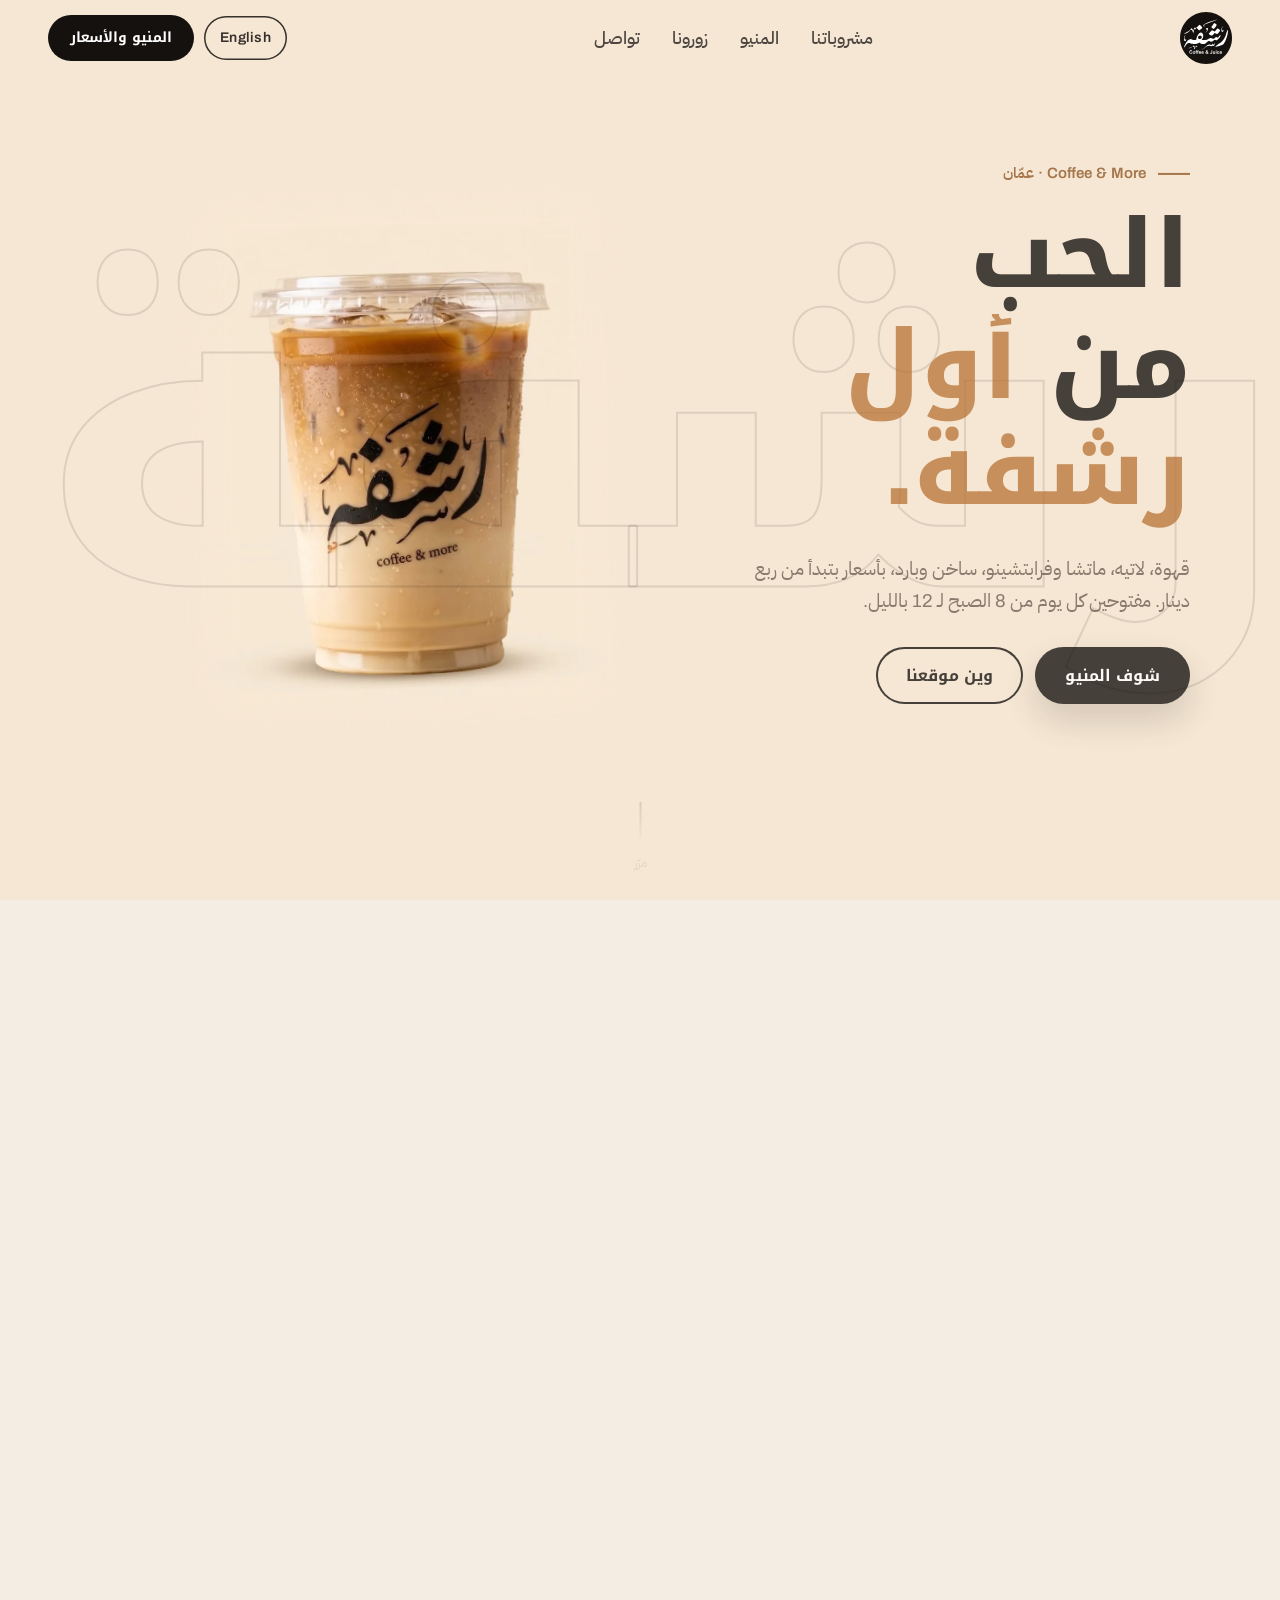
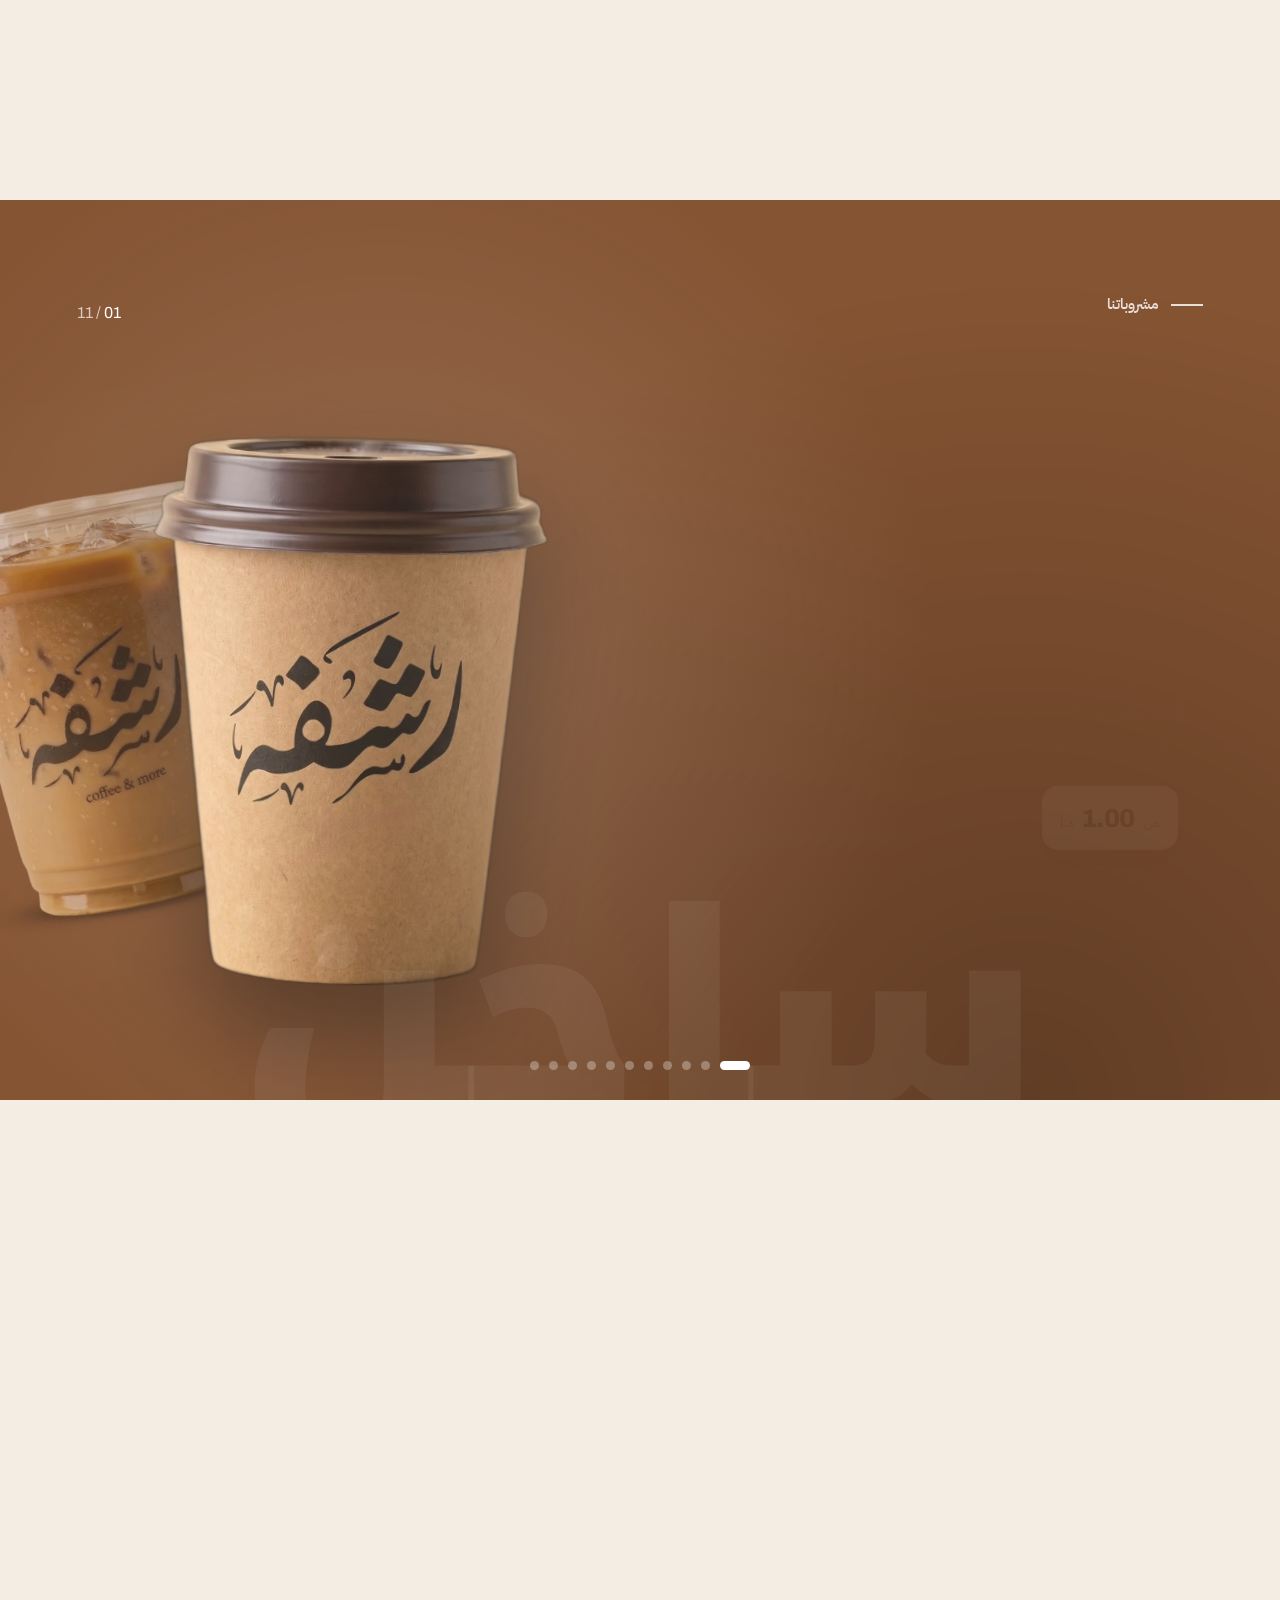
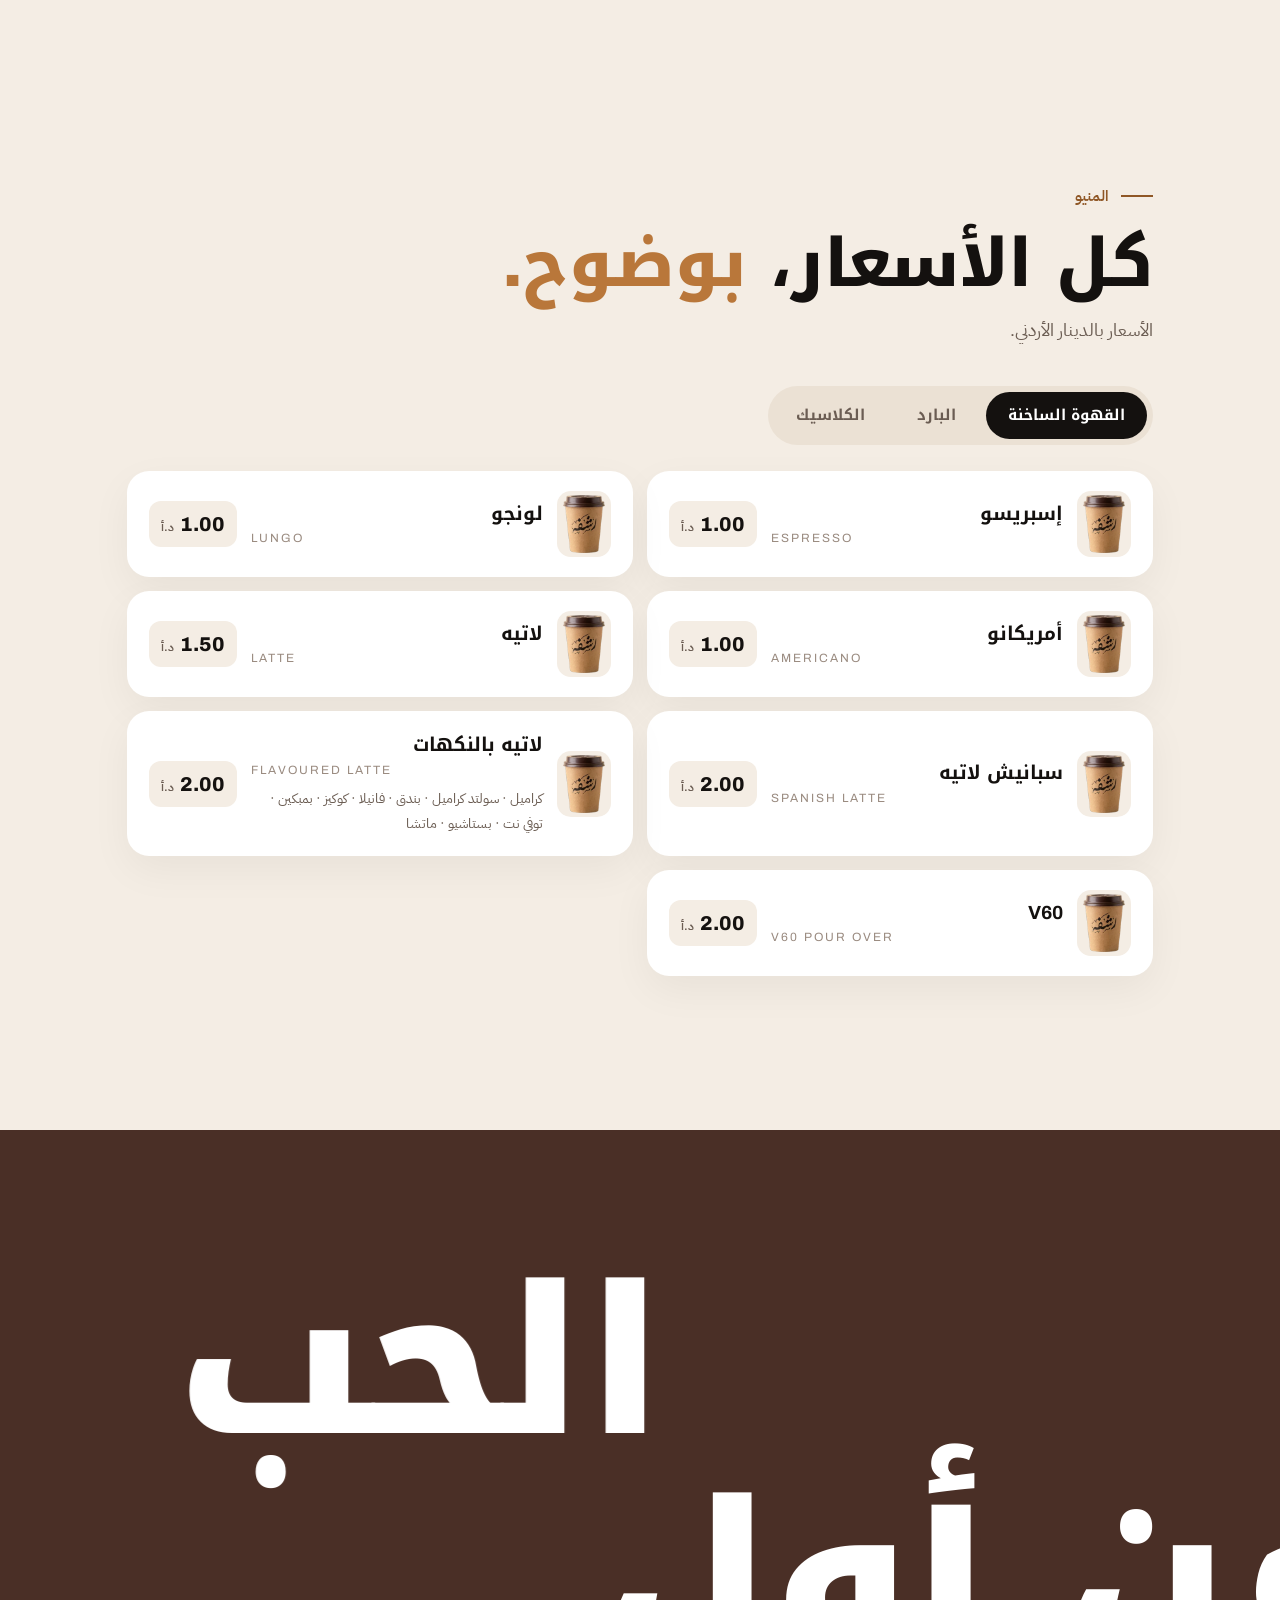
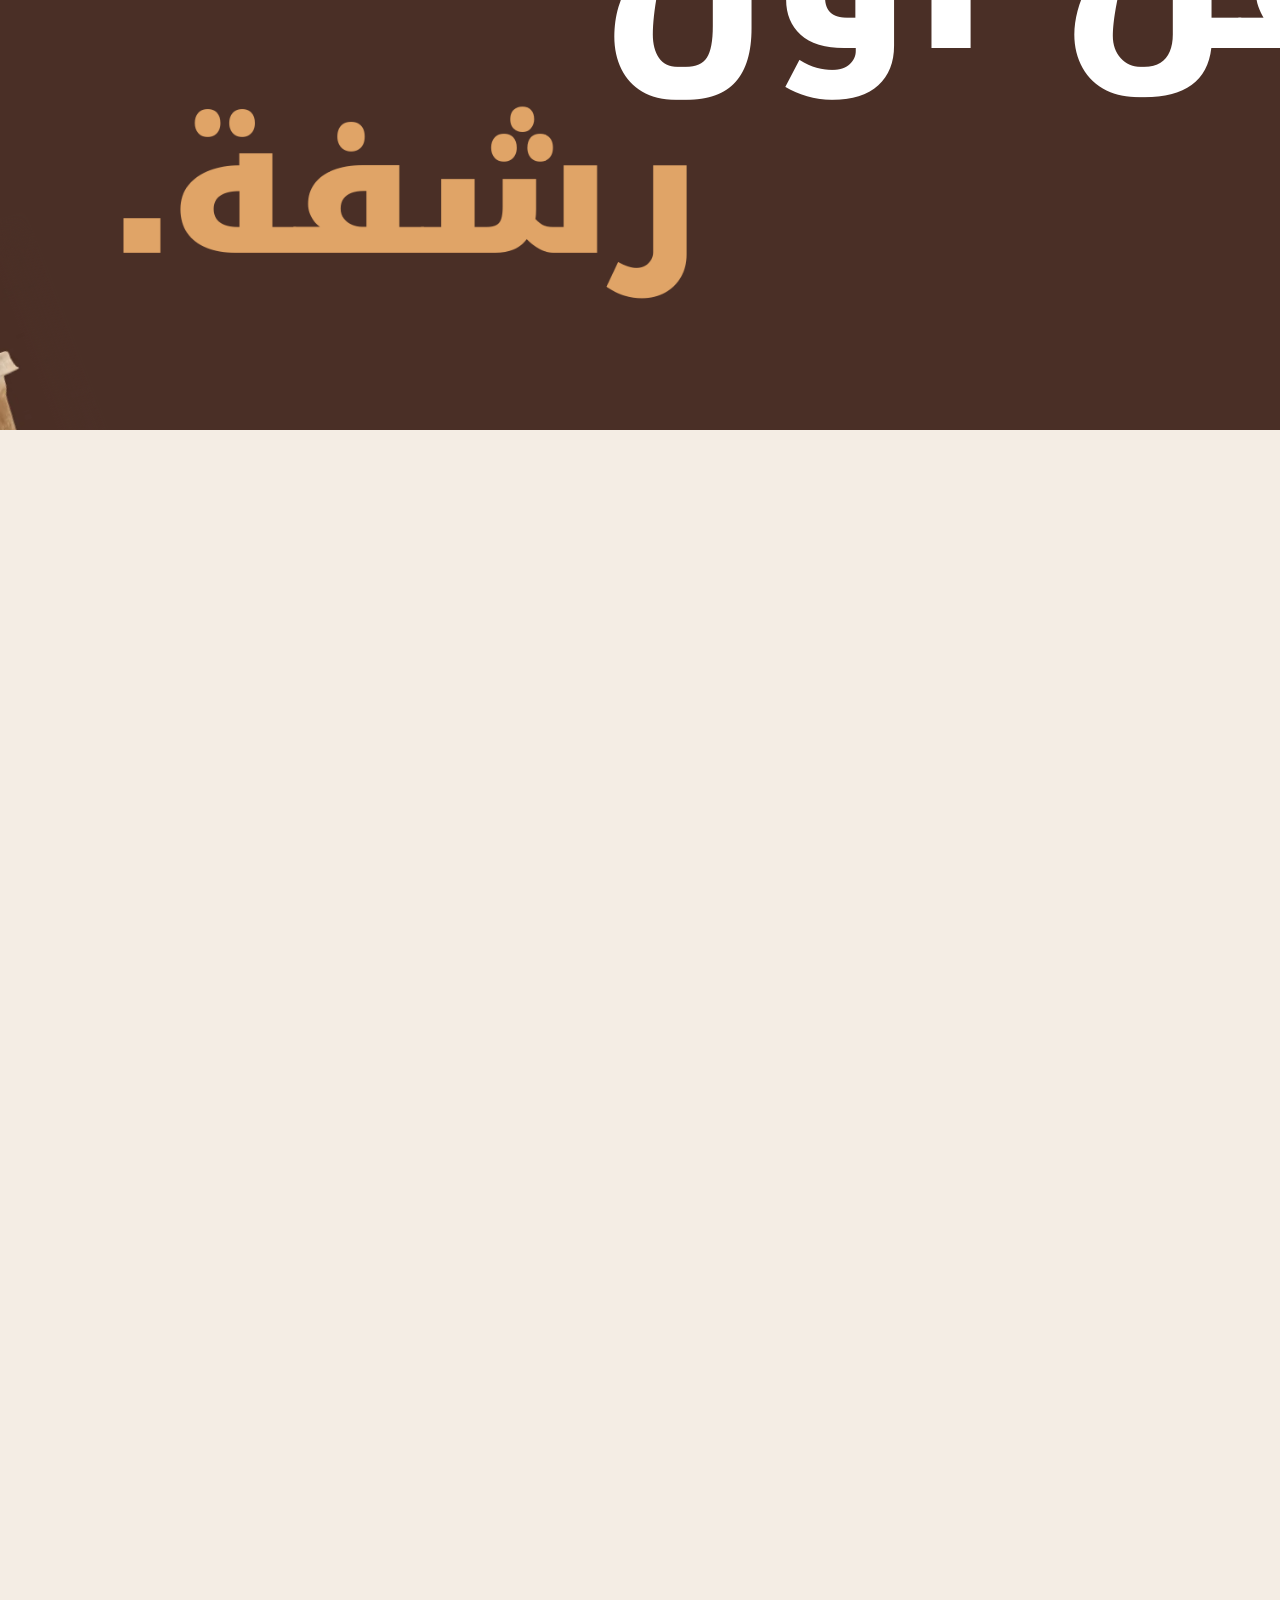
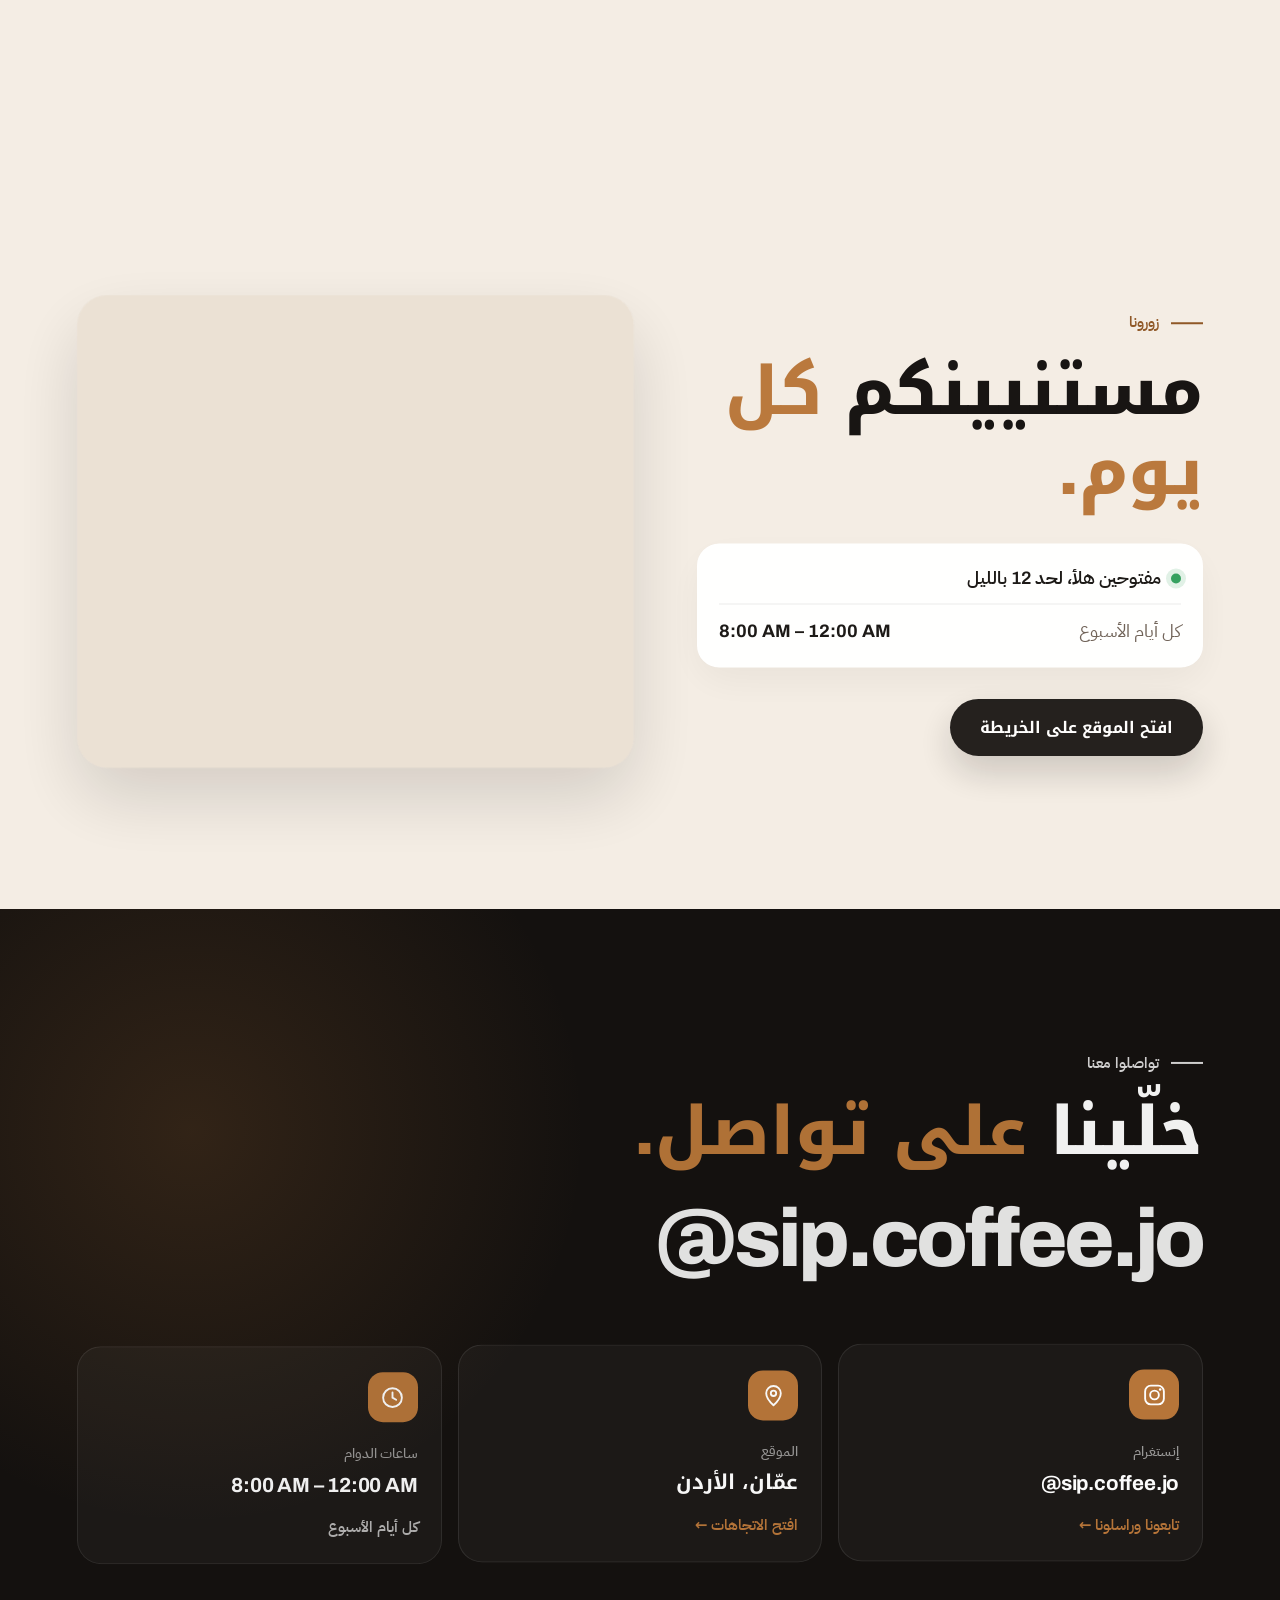
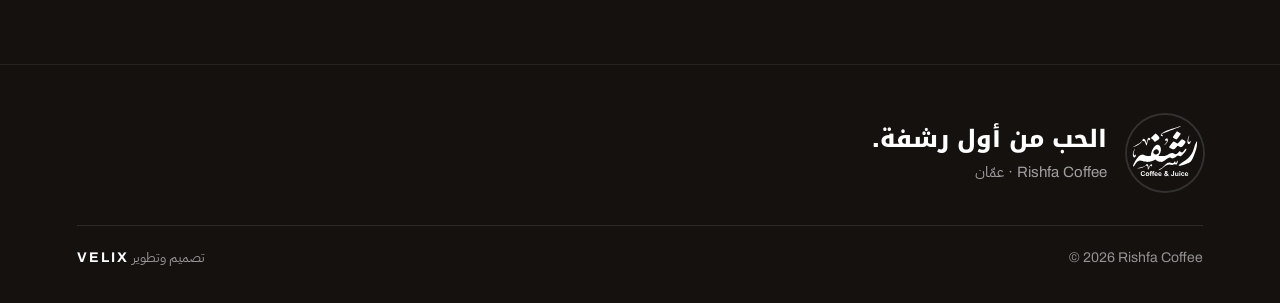
<file: index.html>
<!doctype html>
<html lang="ar" dir="rtl">
<head>
<meta charset="utf-8">
<meta name="viewport" content="width=device-width, initial-scale=1, viewport-fit=cover">
<title>رشفة كوفي | Rishfa Coffee — عمّان</title>
<meta name="description" content="رشفة كوفي بعمّان: قهوة، لاتيه، ماتشا، فرابتشينو ومشروبات ساخنة وباردة. شوف المنيو والأسعار، ومفتوحين يومياً من 8 الصبح لـ 12 بالليل.">
<meta name="theme-color" content="#14110F">
<meta property="og:title" content="رشفة كوفي | Rishfa Coffee — الحب من أول رشفة">
<meta property="og:description" content="المنيو والأسعار وموقعنا بعمّان · Menu, prices and location in Amman. Open daily 8 AM – 12 AM.">
<meta property="og:image" content="img/og.jpg">
<meta property="og:type" content="website">
<meta name="twitter:card" content="summary_large_image">
<link rel="alternate" hreflang="ar" href="./?lang=ar">
<link rel="alternate" hreflang="en" href="./?lang=en">
<link rel="icon" href="img/logo.svg" type="image/svg+xml">
<link rel="apple-touch-icon" href="img/icon-180.png">
<link rel="preload" as="image" href="img/p_hero.webp">
<link rel="preload" as="font" type="font/woff2" href="fonts/noto-kufi-arabic-arabic-wght-normal.woff2" crossorigin>
<link rel="stylesheet" href="style.css">
<script type="application/ld+json">
{"@context":"https://schema.org","@type":"CafeOrCoffeeShop","name":"رشفة كوفي | Rishfa Coffee","alternateName":"Sip Coffee","servesCuisine":"Coffee","priceRange":"$","currenciesAccepted":"JOD","address":{"@type":"PostalAddress","addressLocality":"Amman","addressCountry":"JO"},"geo":{"@type":"GeoCoordinates","latitude":31.895154,"longitude":35.928988},"hasMap":"https://maps.app.goo.gl/vbGSY1e3Hm7TKs9f9","openingHoursSpecification":[{"@type":"OpeningHoursSpecification","dayOfWeek":["Monday","Tuesday","Wednesday","Thursday","Friday","Saturday","Sunday"],"opens":"08:00","closes":"23:59"}],"sameAs":["https://www.instagram.com/sip.coffee.jo/"]}
</script>
</head>
<body>

<div class="pre" id="pre" aria-hidden="true"><img src="img/logo.svg" alt=""><i><b id="preBar"></b></i></div>

<header class="nav" id="nav">
  <a class="brand" href="#top" aria-label="رشفة كوفي"><img src="img/logo.svg" alt="رشفة"></a>
  <nav class="links" aria-label="Sections"><a href="#drinks" data-i18n="nDrinks">مشروباتنا</a><a href="#menu" data-i18n="nMenu">المنيو</a><a href="#visit" data-i18n="nVisit">زورونا</a><a href="#contact" data-i18n="nContact">تواصل</a></nav>
  <div class="nav__end"><button class="lang" id="langBtn" type="button" lang="en" aria-label="Switch to English">English</button><a class="cta" href="#menu" data-i18n="cta">المنيو والأسعار</a></div>
</header>

<main>
<!-- HERO -->
<section class="hero" id="top">
  <div class="hero__pin">
    <div class="hero__bg" aria-hidden="true"></div>
    <div class="hero__word" aria-hidden="true">رشفة</div>
    <div class="hero__copy">
      <p class="kick" data-i18n="kick">Coffee &amp; More · عمّان</p>
      <h1 class="hero__t" data-i18n="h1"><span class="ln"><span>الحب</span></span><span class="ln"><span>من <em>أول رشفة.</em></span></span></h1>
      <p class="hero__p" data-i18n="heroP">قهوة، لاتيه، ماتشا وفرابتشينو، ساخن وبارد، بأسعار بتبدأ من ربع دينار. مفتوحين كل يوم من 8 الصبح لـ 12 بالليل.</p>
      <div class="hero__btns"><a class="btn" href="#menu" data-i18n="bMenu">شوف المنيو</a><a class="btn btn--line" href="#visit" data-i18n="bWhere">وين موقعنا</a></div>
    </div>
    <div class="hero__cup" id="heroCup"></div>
    <div class="scrollcue" aria-hidden="true"><i></i><span data-i18n="cue">مرّر</span></div>
  </div>
</section>

<!-- DRINKS: pinned, each drink takes the whole screen in its own colour -->
<section class="range" id="drinks">
  <div class="range__pin" id="rangePin">
    <div class="range__word" id="rWord" aria-hidden="true"></div>
    <div class="range__head"><p class="kick kick--light" data-i18n="rKick">مشروباتنا</p><span class="range__count"><b id="rNum">01</b> / <span id="rTot">09</span></span></div>
    <div class="range__stage" id="stage"></div>
    <div class="range__info">
      <span class="tag" id="rTag"></span>
      <h2 id="rName"></h2>
      <p class="range__en" id="rEn"></p>
      <p class="range__desc" id="rDesc"></p>
      <div class="price" id="rPrice"></div>
    </div>
    <div class="range__dots" id="rDots"></div>
  </div>
</section>

<!-- MENU -->
<section class="menu" id="menu">
  <div class="menu__head">
    <p class="kick" data-i18n="mKick">المنيو</p>
    <h2 class="h2" data-i18n="mH">كل الأسعار، <em>بوضوح.</em></h2>
    <p class="menu__sub" data-i18n="mSub">الأسعار بالدينار الأردني.</p>
  </div>
  <div class="tabs" role="tablist" aria-label="Menu" id="tabs"></div>
  <div class="menu__panels" id="panels"></div>
</section>

<!-- KINETIC -->
<section class="kinetic" id="kinetic">
  <div class="kinetic__pin">
    <div class="kinetic__line" id="k1" data-i18n="k1">الحب</div>
    <div class="kinetic__line" id="k2" data-i18n="k2">من أول</div>
    <div class="kinetic__line k-em" id="k3" data-i18n="k3">رشفة.</div>
    <div class="kinetic__cup" id="kCup"></div>
  </div>
</section>

<!-- VISIT -->
<section class="visit" id="visit">
  <div class="visit__info">
    <p class="kick" data-i18n="vKick">زورونا</p>
    <h2 class="h2" data-i18n="vH">مستنيينكم <em>كل يوم.</em></h2>
    <div class="hours">
      <div class="hours__now" id="openNow"></div>
      <div class="hours__row"><span data-i18n="vDays">كل أيام الأسبوع</span><b dir="ltr">8:00 AM – 12:00 AM</b></div>
    </div>
    <div class="visit__btns">
      <a class="btn" href="https://maps.app.goo.gl/vbGSY1e3Hm7TKs9f9" target="_blank" rel="noopener" data-i18n="vMap">افتح الموقع على الخريطة</a>
    </div>
  </div>
  <div class="visit__map">
    <iframe title="Rishfa Coffee — map" src="https://maps.google.com/maps?q=31.895154,35.928988&z=16&output=embed" loading="lazy" referrerpolicy="no-referrer-when-downgrade"></iframe>
  </div>
</section>

<!-- CONTACT -->
<section class="contact" id="contact">
  <div class="contact__head">
    <p class="kick kick--light" data-i18n="cKick">تواصلوا معنا</p>
    <h2 class="h2" data-i18n="cH">خلّينا <em>على تواصل.</em></h2>
    <a class="contact__ig" href="https://www.instagram.com/sip.coffee.jo/" target="_blank" rel="noopener" dir="ltr">@sip.coffee.jo</a>
  </div>
  <div class="cgrid" id="cGrid">
    <a class="ccard" href="https://www.instagram.com/sip.coffee.jo/" target="_blank" rel="noopener"><span class="ccard__ic"><svg viewBox="0 0 24 24"><rect x="3" y="3" width="18" height="18" rx="5.5" fill="none" stroke="currentColor" stroke-width="1.8"/><circle cx="12" cy="12" r="4.2" fill="none" stroke="currentColor" stroke-width="1.8"/><circle cx="17.4" cy="6.6" r="1.2" fill="currentColor"/></svg></span><small data-i18n="cIg">إنستغرام</small><b dir="ltr">@sip.coffee.jo</b><em data-i18n="cIgGo">تابعونا وراسلونا ←</em></a>
    <a class="ccard" href="https://maps.app.goo.gl/vbGSY1e3Hm7TKs9f9" target="_blank" rel="noopener"><span class="ccard__ic"><svg viewBox="0 0 24 24"><path d="M12 21s-7-6.2-7-11.5a7 7 0 0 1 14 0C19 14.8 12 21 12 21Z" fill="none" stroke="currentColor" stroke-width="1.8" stroke-linejoin="round"/><circle cx="12" cy="9.5" r="2.6" fill="none" stroke="currentColor" stroke-width="1.8"/></svg></span><small data-i18n="cLoc">الموقع</small><b data-i18n="cCity">عمّان، الأردن</b><em data-i18n="cLocGo">افتح الاتجاهات ←</em></a>
    <div class="ccard"><span class="ccard__ic"><svg viewBox="0 0 24 24"><circle cx="12" cy="12" r="9" fill="none" stroke="currentColor" stroke-width="1.8"/><path d="M12 7v5l3.5 2" fill="none" stroke="currentColor" stroke-width="1.8" stroke-linecap="round"/></svg></span><small data-i18n="cHours">ساعات الدوام</small><b dir="ltr">8:00 AM – 12:00 AM</b><em data-i18n="cDays">كل أيام الأسبوع</em></div>
  </div>
</section>
</main>

<footer class="foot">
  <div class="foot__top"><img src="img/logo.svg" alt="رشفة"><div><p class="foot__t" data-i18n="fT">الحب من أول رشفة.</p><p class="foot__s" data-i18n="fS">Rishfa Coffee · عمّان</p></div></div>
  <div class="foot__bottom"><span dir="ltr">© <span id="yr">2026</span> Rishfa Coffee</span><a href="https://velixweb.xyz" target="_blank" rel="noopener" data-i18n="fBy">تصميم وتطوير <b>VELIX</b></a></div>
</footer>

<script src="vendor/gsap.min.js"></script>
<script src="vendor/ScrollTrigger.min.js"></script>
<script src="main.js"></script>
</body>
</html>
</file>
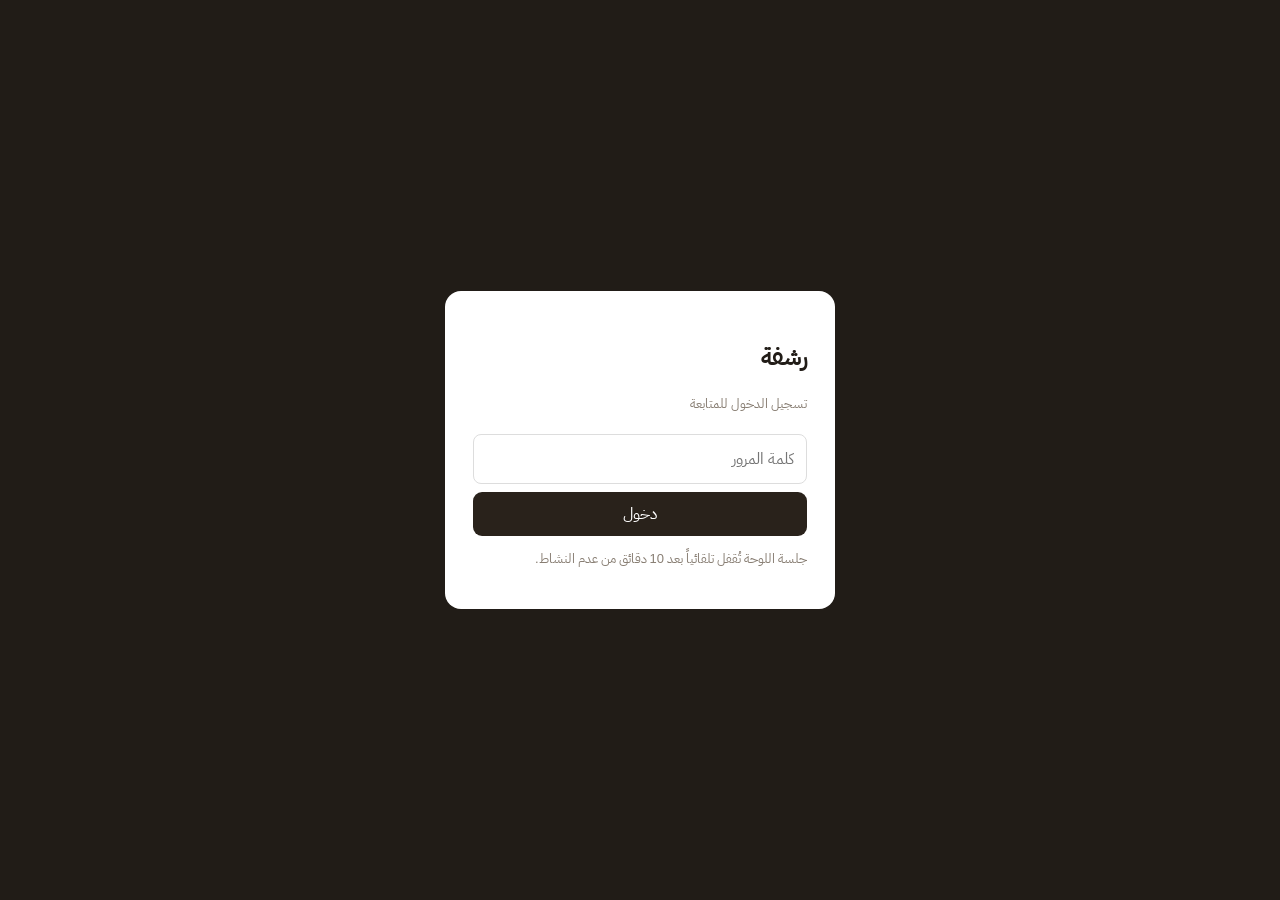
<file: rshf-ops-9k4v2x7p/index.html>
<!doctype html><html lang="ar" dir="rtl"><head><meta charset="utf-8"><meta name="viewport" content="width=device-width,initial-scale=1"><title>رشفة | إدارة المحتوى</title><meta name="robots" content="noindex,nofollow,noarchive"><style>
@font-face{font-family:Plex;src:url(../fonts/ibm-plex-sans-arabic-arabic-400-normal.woff2)}*{box-sizing:border-box}body{margin:0;background:#f4f0e9;color:#211c17;font-family:Plex,Arial}button,input,select{font:inherit}.shell{display:grid;grid-template-columns:245px 1fr;min-height:100vh}.side{background:#211c17;color:#fff;padding:28px 20px}.brand{font-size:23px;font-weight:bold;margin:0 0 36px}.brand small{display:block;color:#c69a6b;font-size:12px;font-weight:400}.nav button{display:block;width:100%;text-align:right;padding:13px;border:0;background:none;color:#cfc6bb;border-radius:10px;margin:5px 0;cursor:pointer}.nav button.active,.nav button:hover{background:#393027;color:white}.main{padding:34px;max-width:1200px;width:100%;margin:auto}.top{display:flex;justify-content:space-between;align-items:center;margin-bottom:28px}.top h1{margin:0;font-size:26px}.muted{color:#887e73;font-size:13px}.pill{background:#e3d5c3;padding:8px 12px;border-radius:30px;font-size:12px}.stats{display:grid;grid-template-columns:repeat(3,1fr);gap:14px;margin-bottom:22px}.card{background:white;border:1px solid #e9e1d7;border-radius:15px;padding:20px}.card b.big{font-size:27px;display:block}.section{display:none}.section.active{display:block}.section h2{font-size:20px;margin:0 0 18px}.toolbar{display:flex;justify-content:space-between;align-items:center;gap:12px;margin-bottom:14px}.btn{border:0;background:#29221b;color:white;padding:10px 17px;border-radius:9px;cursor:pointer}.btn.light{background:#eee7de;color:#29221b}.btn.red{background:#9c4037}.items{display:grid;gap:10px}.item{display:grid;grid-template-columns:1fr 130px 90px auto;gap:12px;align-items:center;padding:14px;background:white;border:1px solid #eee5da;border-radius:12px}.item small{display:block;color:#91877d}.item img{width:64px;height:64px;object-fit:cover;border-radius:10px}.item{grid-template-columns:70px 1fr 110px 90px auto}.catbox{display:flex;gap:10px;flex-wrap:wrap;margin:12px 0}.cat{background:#f4eee6;border:1px solid #e5d9ca;padding:9px 12px;border-radius:10px;display:flex;gap:8px;align-items:center}.preview{width:90px;height:90px;object-fit:cover;border-radius:12px;display:none;border:1px solid #ddd}.field small{color:#887e73}.item input{width:100%;padding:8px;border:1px solid #e4dbd0;border-radius:8px}.field{display:grid;gap:6px;margin:12px 0}.field input,.field select{padding:11px;border:1px solid #ddd2c5;border-radius:9px;width:100%}.modal{position:fixed;inset:0;background:#0008;display:none;place-items:center;padding:15px}.modal.open{display:grid}.dialog{background:white;border-radius:16px;padding:24px;width:min(500px,100%)}.dialog h3{margin-top:0}.actions{display:flex;gap:8px;margin-top:16px}.note{background:#fff5dd;border:1px solid #f0dfb5;padding:13px;border-radius:10px;color:#725c2d;font-size:13px;margin:15px 0}.login{position:fixed;inset:0;background:#211c17;display:grid;place-items:center;z-index:5}.loginbox{background:white;padding:28px;border-radius:16px;width:min(390px,90vw)}.loginbox input{width:100%;padding:12px;border:1px solid #ddd;margin:8px 0;border-radius:8px}.hide{display:none}@media(max-width:760px){.shell{grid-template-columns:1fr}.side{padding:14px}.brand{margin:0 0 10px}.nav{display:flex;overflow:auto}.nav button{white-space:nowrap;width:auto}.main{padding:18px}.stats{grid-template-columns:1fr}.item{grid-template-columns:1fr 90px}.item .item-actions{grid-column:1/-1}.top{align-items:flex-start;gap:10px;flex-direction:column}}
</style></head><body>
<div class="login" id="login"><div class="loginbox"><h2>رشفة</h2><p class="muted">تسجيل الدخول للمتابعة</p><input id="pass" type="password" placeholder="كلمة المرور"><button class="btn" style="width:100%" onclick="enter()">دخول</button><p class="muted">جلسة اللوحة تُقفل تلقائياً بعد 10 دقائق من عدم النشاط.</p></div></div>
<div class="shell"><aside class="side"><div class="brand">رشفة كوفي<small>إدارة المحتوى</small></div><nav class="nav"><button class="active" data-tab="home">نظرة عامة</button><button data-tab="menu">المنيو والأسعار</button><button data-tab="promo">العروض والدوام</button><button data-tab="users">المستخدمون</button><button data-tab="stats">الإحصائيات</button><button data-tab="security">الحماية والنسخ</button></nav></aside>
<main class="main"><header class="top"><div><h1 id="heading">نظرة عامة</h1><div class="muted">إدارة المنيو وتفاصيل المقهى</div></div><button class="btn light" onclick="lockAdmin()">قفل اللوحة</button></header>
<section class="section active" id="home"><div class="stats"><div class="card"><span class="muted">الأصناف المسجلة</span><b class="big" id="count">0</b></div><div class="card"><span class="muted">الأصناف المتوفرة</span><b class="big" id="available">0</b></div><div class="card"><span class="muted">آخر تحديث</span><b class="big" style="font-size:18px" id="updated">—</b></div></div><div class="card"><h2>أهلاً بك</h2><p>من هنا بتقدر تدير الأصناف والأسعار والعروض وساعات الدوام.</p><div class="note">التعديلات الحالية تُحفظ على هذا المتصفح. لمزامنتها مع جميع الزبائن، يلزم ربط قاعدة بيانات وخدمة تخزين.</div><button class="btn" onclick="show('menu')">إدارة المنيو</button></div></section>
<section class="section" id="menu"><div class="toolbar"><h2>المنيو والأسعار</h2><button class="btn light" onclick="openCategories()">إدارة الأقسام</button><button class="btn" onclick="openAdd()">+ إضافة صنف</button></div><div class="items" id="items"></div></section>
<section class="section" id="promo"><div class="card"><h2>شريط العروض</h2><label><input type="checkbox" id="promoOn"> تفعيل شريط العرض</label><div class="field"><label>نص العرض بالعربي</label><input id="promoAr" placeholder="مثلاً: عرض خاص اليوم"></div><div class="field"><label>Offer text in English</label><input id="promoEn"></div><hr><h2>ساعات الدوام</h2><div class="field"><label>من</label><input id="from" value="08:00"></div><div class="field"><label>إلى</label><input id="to" value="00:00"></div><button class="btn" onclick="saveSettings()">حفظ التعديلات</button></div></section>
<section class="section" id="users"><div class="card"><h2>المستخدمون والصلاحيات</h2><p>إدارة حسابات المالك والموظفين تحتاج نظام مصادقة وقاعدة بيانات.</p><div class="note">غير مفعّل في النسخة الثابتة؛ لا تستخدمها لحماية بيانات حقيقية.</div><button class="btn light" disabled>إضافة مستخدم — يتطلب Backend</button></div></section>
<section class="section" id="stats"><div class="card"><h2>إحصائيات الزيارات</h2><p>لا توجد بيانات تحليلات متصلة حالياً.</p><p class="muted">يمكن ربط Google Analytics أو قاعدة بيانات لتسجيل فتح الخريطة والواتساب ومصدر الزيارة.</p></div></section>
<section class="section" id="security"><div class="card"><h2>الحماية والنسخ الاحتياطي</h2><div class="note">تنبيه أمني: هذه نسخة HTML ثابتة. قفل الجلسة وكلمة المرور هنا حاجز واجهة فقط ويمكن تجاوزهما من ملفات الموقع؛ لا تضعها على الإنترنت كلوحة محمية قبل ربطها بخادم ومصادقة حقيقية.</div><p>المطلوب للإطلاق الآمن:</p><ul><li>Supabase Auth مع TOTP 2FA.</li><li>صلاحيات RLS على مستوى قاعدة البيانات.</li><li>تخزين الصور في Storage.</li><li>HTTPS ونسخ احتياطي مجدول.</li></ul><button class="btn light" onclick="exportData()">تنزيل نسخة JSON من بيانات المنيو</button></div></section>
</main></div>
<div class="modal" id="modal"><div class="dialog"><h3 id="modalTitle">إضافة صنف</h3><input type="hidden" id="editId"><div class="field"><label>الاسم بالعربي</label><input id="ar"></div><div class="field"><label>Name in English</label><input id="en"></div><div class="field"><label>السعر (د.أ)</label><input id="price" type="number" step=".01"></div><div class="field"><label>القسم</label><select id="category"></select></div><div class="field"><label>صورة الصنف</label><input id="photo" type="file" accept="image/*"><small>اختر صورة من الهاتف أو الكمبيوتر. سيتم ضغطها تلقائياً.</small><img id="photoPreview" class="preview" alt="معاينة الصورة"></div><div class="actions"><button class="btn" onclick="saveItem()">حفظ</button><button class="btn light" onclick="closeModal()">إلغاء</button></div></div></div>
<div class="modal" id="catModal"><div class="dialog"><h3>إدارة الأقسام</h3><div class="field"><label>اسم القسم بالعربي</label><input id="catAr" placeholder="مثلاً: الحلويات"></div><div class="field"><label>Category name in English</label><input id="catEn" placeholder="Desserts"></div><button class="btn" onclick="addCategory()">إضافة القسم</button><div id="categoryList" class="catbox"></div><button class="btn light" onclick="document.getElementById('catModal').classList.remove('open')">إغلاق</button></div></div>
<script>
const KEY='rishfa-admin-items-v1',SET='rishfa-admin-settings-v1',CAT='rishfa-admin-categories-v1';
const defaults=[{id:'hot',ar:'القهوة الساخنة',en:'Hot coffee'},{id:'cold',ar:'البارد',en:'Iced'},{id:'classic',ar:'الكلاسيك',en:'Classics'}];
let data=JSON.parse(localStorage.getItem(KEY)||'[]'),categories=JSON.parse(localStorage.getItem(CAT)||'null')||defaults;
function enter(){if(document.getElementById('pass').value==='rishfa123'){sessionStorage.setItem('rishfa-admin-unlocked','1');document.getElementById('login').classList.add('hide');document.getElementById('pass').value=''}else alert('كلمة المرور غير صحيحة')}
function lockAdmin(){sessionStorage.removeItem('rishfa-admin-unlocked');document.getElementById('login').classList.remove('hide');document.getElementById('pass').value=''}
let idleTimer;function resetIdle(){clearTimeout(idleTimer);if(sessionStorage.getItem('rishfa-admin-unlocked')==='1')idleTimer=setTimeout(lockAdmin,10*60*1000)}['click','keydown','mousemove','touchstart'].forEach(ev=>document.addEventListener(ev,resetIdle,{passive:true}));resetIdle();
if(sessionStorage.getItem('rishfa-admin-unlocked')==='1')document.getElementById('login').classList.add('hide');
function show(id){document.querySelectorAll('.section').forEach(x=>x.classList.toggle('active',x.id===id));document.querySelectorAll('.nav button').forEach(x=>x.classList.toggle('active',x.dataset.tab===id));document.getElementById('heading').textContent=document.querySelector('[data-tab="'+id+'"]').textContent}
document.querySelectorAll('.nav button').forEach(b=>b.onclick=()=>show(b.dataset.tab));
function persist(){localStorage.setItem(KEY,JSON.stringify(data));localStorage.setItem(CAT,JSON.stringify(categories));document.getElementById('count').textContent=data.length;document.getElementById('available').textContent=data.filter(x=>x.available).length;document.getElementById('updated').textContent=new Date().toLocaleTimeString('ar-JO');render()}
function esc(s){return String(s||'').replace(/[&<>"']/g,c=>({'&':'&amp;','<':'&lt;','>':'&gt;','"':'&quot;',"'":'&#39;'}[c]))}
function render(){document.getElementById('items').innerHTML=data.map(x=>`<div class="item">${x.photo?`<img src="${x.photo}" alt="">`:'<div></div>'}<div><b>${esc(x.ar)}</b><small>${esc(x.en)} · ${esc(categories.find(c=>c.id===x.category)?.ar||x.category)}</small></div><div><input aria-label="السعر" type="number" step=".01" value="${esc(x.price)}" onchange="changePrice('${x.id}',this.value)"></div><label><input type="checkbox" ${x.available?'checked':''} onchange="toggle('${x.id}',this.checked)"> متوفر</label><div class="item-actions"><button class="btn light" onclick="edit('${x.id}')">تعديل</button> <button class="btn red" onclick="removeItem('${x.id}')">حذف</button></div></div>`).join('')||'<div class="card">ما في أصناف مضافة لحد الآن.</div>'}
function refreshCategorySelect(value=''){let el=document.getElementById('category');el.innerHTML=categories.map(c=>`<option value="${esc(c.id)}">${esc(c.ar)} / ${esc(c.en)}</option>`).join('');if(value)el.value=value}
function openCategories(){document.getElementById('catAr').value='';document.getElementById('catEn').value='';renderCategories();document.getElementById('catModal').classList.add('open')}
function renderCategories(){document.getElementById('categoryList').innerHTML=categories.map(c=>`<span class="cat">${esc(c.ar)} / ${esc(c.en)} <button class="btn red" onclick="deleteCategory('${c.id}')" ${data.some(x=>x.category===c.id)?'disabled title="احذف أصناف القسم أولاً"':''}>حذف</button></span>`).join('')}
function addCategory(){let ar=document.getElementById('catAr').value.trim(),en=document.getElementById('catEn').value.trim();if(!ar||!en)return alert('اكتب اسم القسم بالعربي والإنجليزي');let id='cat-'+crypto.randomUUID();categories.push({id,ar,en});localStorage.setItem(CAT,JSON.stringify(categories));refreshCategorySelect(id);renderCategories();alert('تمت إضافة القسم')}
function deleteCategory(id){if(data.some(x=>x.category===id))return alert('انقل أو احذف الأصناف الموجودة في هذا القسم أولاً');categories=categories.filter(c=>c.id!==id);localStorage.setItem(CAT,JSON.stringify(categories));refreshCategorySelect();renderCategories()}
function openAdd(){document.getElementById('modalTitle').textContent='إضافة صنف';['editId','ar','en','price','photo'].forEach(id=>document.getElementById(id).value='');document.getElementById('photoPreview').style.display='none';refreshCategorySelect();document.getElementById('modal').classList.add('open')}
function closeModal(){document.getElementById('modal').classList.remove('open')}
function edit(id){let x=data.find(x=>x.id===id);openAdd();document.getElementById('modalTitle').textContent='تعديل صنف';document.getElementById('editId').value=x.id;document.getElementById('ar').value=x.ar;document.getElementById('en').value=x.en;document.getElementById('price').value=x.price;refreshCategorySelect(x.category);if(x.photo){let im=document.getElementById('photoPreview');im.src=x.photo;im.style.display='block'}}
function compressImage(file){return new Promise((resolve,reject)=>{if(!file.type.startsWith('image/'))return reject(Error('الملف ليس صورة'));if(file.size>12*1024*1024)return reject(Error('حجم الصورة أكبر من 12MB'));let reader=new FileReader();reader.onerror=reject;reader.onload=()=>{let img=new Image();img.onerror=reject;img.onload=()=>{let scale=Math.min(1000/img.width,1000/img.height,1),canvas=document.createElement('canvas');canvas.width=Math.round(img.width*scale);canvas.height=Math.round(img.height*scale);canvas.getContext('2d').drawImage(img,0,0,canvas.width,canvas.height);resolve(canvas.toDataURL('image/jpeg',.78))};img.src=reader.result};reader.readAsDataURL(file)})}
document.getElementById('photo').addEventListener('change',async e=>{let f=e.target.files[0];if(!f)return;try{let src=await compressImage(f),im=document.getElementById('photoPreview');im.src=src;im.style.display='block'}catch(err){alert(err.message)}});
async function saveItem(){let id=document.getElementById('editId').value||crypto.randomUUID(),old=data.find(x=>x.id===id),file=document.getElementById('photo').files[0],photo=old?.photo||'';if(file){try{photo=await compressImage(file)}catch(e){return alert(e.message)}}let x={id,ar:document.getElementById('ar').value.trim(),en:document.getElementById('en').value.trim(),price:document.getElementById('price').value,category:document.getElementById('category').value,photo,available:old?old.available:true};if(!x.ar||!x.en||!x.price)return alert('عبّي الاسم والسعر');data=old?data.map(v=>v.id===id?x:v):[...data,x];persist();closeModal()}
function changePrice(id,v){data=data.map(x=>x.id===id?{...x,price:v}:x);persist()}function toggle(id,v){data=data.map(x=>x.id===id?{...x,available:v}:x);persist()}function removeItem(id){if(confirm('متأكد من حذف الصنف؟')){data=data.filter(x=>x.id!==id);persist()}}
function saveSettings(){let s={promoOn:document.getElementById('promoOn').checked,promoAr:document.getElementById('promoAr').value,promoEn:document.getElementById('promoEn').value,from:document.getElementById('from').value,to:document.getElementById('to').value};localStorage.setItem(SET,JSON.stringify(s));alert('تم الحفظ على هذا المتصفح')}
function exportData(){let b=new Blob([JSON.stringify({items:data,categories,settings:JSON.parse(localStorage.getItem(SET)||'{}')},null,2)],{type:'application/json'}),a=document.createElement('a');a.href=URL.createObjectURL(b);a.download='rishfa-backup.json';a.click();URL.revokeObjectURL(a.href)}
persist();refreshCategorySelect();renderCategories();let s=JSON.parse(localStorage.getItem(SET)||'{}');for(let k of ['promoOn','promoAr','promoEn','from','to'])if(s[k]!==undefined)document.getElementById(k).type==='checkbox'?document.getElementById(k).checked=s[k]:document.getElementById(k).value=s[k];
</script></body></html>
</file>
<file: style.css>
@font-face{font-family:Kufi;src:url(fonts/noto-kufi-arabic-arabic-wght-normal.woff2) format('woff2');font-weight:100 900;font-display:swap}
@font-face{font-family:Plex;src:url(fonts/ibm-plex-sans-arabic-arabic-400-normal.woff2) format('woff2');font-weight:400;font-display:swap}
@font-face{font-family:Plex;src:url(fonts/ibm-plex-sans-arabic-arabic-500-normal.woff2) format('woff2');font-weight:500;font-display:swap}
@font-face{font-family:Plex;src:url(fonts/ibm-plex-sans-arabic-arabic-600-normal.woff2) format('woff2');font-weight:600;font-display:swap}
@font-face{font-family:Arch;src:url(fonts/archivo-latin-standard-normal.woff2) format('woff2');font-weight:100 900;font-display:swap}

:root{--bg:#f4ede4;--bg2:#ebe1d4;--ink:#14110F;--ink2:#6b5d53;--acc:#b9773a;--acc2:#8f5726;--line:#14110f14}
*{margin:0;padding:0;box-sizing:border-box}
html{-webkit-text-size-adjust:100%;overflow-x:clip;scroll-behavior:smooth}
html.wait{overflow:hidden}
body{background:var(--bg);color:var(--ink);font-family:Plex,Arch,system-ui,sans-serif;font-size:18px;line-height:1.7;overflow-x:clip}
a{color:inherit;text-decoration:none}
img{display:block;max-width:100%}
em{font-style:normal;color:var(--acc)}
button{font:inherit;color:inherit;background:none;border:0;cursor:pointer}

.pre{position:fixed;inset:0;z-index:100;background:var(--ink);display:flex;flex-direction:column;align-items:center;justify-content:center;gap:30px}
.pre img{width:150px}
.pre i{display:block;width:150px;height:2px;background:#ffffff22;border-radius:2px;overflow:hidden}
.pre b{display:block;height:100%;width:0;background:var(--acc);transition:width .35s}

.nav{position:fixed;inset:0 0 auto;z-index:50;display:flex;align-items:center;justify-content:space-between;gap:16px;padding:12px clamp(16px,4vw,48px);transition:background .35s,box-shadow .35s,color .35s}
.nav.solid{background:#f4ede4e6;backdrop-filter:blur(12px);-webkit-backdrop-filter:blur(12px);box-shadow:0 1px 0 var(--line)}
.nav.onColor{color:#fff}
.nav.onColor.solid{background:transparent;box-shadow:none;backdrop-filter:none;-webkit-backdrop-filter:none}
.brand img{height:52px;width:52px}
.links{display:flex;gap:32px;font-weight:500}
.links a{opacity:.75;transition:opacity .2s}.links a:hover{opacity:1}
.cta{background:var(--ink);color:#fff;padding:11px 22px;border-radius:999px;font-family:Kufi,Arch,sans-serif;font-weight:700;font-size:14px;transition:transform .2s,background .3s}
.cta:hover{transform:translateY(-2px)}
.nav__end{display:flex;align-items:center;gap:10px}
.lang{padding:10px 16px;border-radius:999px;font-weight:600;font-size:14px;box-shadow:inset 0 0 0 1.5px currentColor;opacity:.85;transition:opacity .2s,background .2s}
.lang:hover{opacity:1}
.lang:lang(ar){font-family:Kufi,sans-serif}
.lang:lang(en){font-family:Arch,sans-serif;letter-spacing:.02em}
.nav.onColor .cta{background:#fff;color:var(--ink)}

.kick{font-weight:600;font-size:15px;color:var(--acc2);display:flex;align-items:center;gap:12px;margin-bottom:16px}
.kick:before{content:'';width:32px;height:2px;background:currentColor}
.kick--light{color:#ffffffd0}
.btn{display:inline-flex;align-items:center;justify-content:center;background:var(--ink);color:#fff;padding:15px 30px;border-radius:999px;font-family:Kufi,Arch,sans-serif;font-weight:700;font-size:16px;box-shadow:0 16px 36px #14110f30;transition:transform .25s,box-shadow .25s}
.btn:hover{transform:translateY(-3px);box-shadow:0 22px 44px #14110f45}
.btn--line{background:transparent;color:var(--ink);box-shadow:inset 0 0 0 2px var(--ink)}
.btn--line:hover{box-shadow:inset 0 0 0 2px var(--ink)}
.h2{font-family:Kufi,Arch,sans-serif;font-weight:800;font-size:clamp(36px,5.2vw,76px);line-height:1.2}

/* HERO */
.hero{height:200vh;position:relative}
.hero__pin{position:sticky;top:0;height:100vh;height:100svh;overflow:hidden;background:#f6e7d4}
.hero__bg{position:absolute;inset:0;z-index:0}
.hero__bg{display:none}
.hero__word{position:absolute;left:0;right:0;top:50%;transform:translateY(-50%);text-align:center;font-family:Kufi,Arch,sans-serif;font-weight:900;font-size:clamp(170px,32vw,500px);line-height:1;color:transparent;-webkit-text-stroke:2px #14110f1c;white-space:nowrap;pointer-events:none;z-index:3}
.hero__copy{position:absolute;right:clamp(16px,7vw,120px);top:50%;transform:translateY(-50%);max-width:540px;z-index:3}
.hero__t{font-family:Kufi,Arch,sans-serif;font-weight:800;font-size:clamp(54px,7.4vw,112px);line-height:1.12;margin-bottom:22px}
.ln{display:block;overflow:hidden;padding-bottom:.06em}.ln>span{display:block}
.hero__p{color:var(--ink2);font-size:clamp(17px,1.45vw,20px);max-width:450px;margin-bottom:30px}
.hero__btns{display:flex;gap:12px;flex-wrap:wrap}
.hero__cup{position:absolute;left:clamp(16px,13vw,240px);top:50%;transform:translateY(-50%);height:clamp(340px,64vh,620px);z-index:2;display:flex;flex-direction:column;align-items:center}
.cup{display:block;height:100%;width:auto;max-width:none;filter:drop-shadow(0 40px 40px #14110f38);user-select:none;-webkit-user-drag:none}
.hero__cup .cup{height:100%}
/* photos shot on the same flat colour as their section: soften the frame edges so no box ever shows */
.cup--photo{filter:none;-webkit-mask-image:linear-gradient(90deg,transparent 0,#000 13%,#000 87%,transparent 100%),linear-gradient(180deg,transparent 0,#000 9%,#000 91%,transparent 100%);-webkit-mask-composite:source-in;mask-image:linear-gradient(90deg,transparent 0,#000 13%,#000 87%,transparent 100%),linear-gradient(180deg,transparent 0,#000 9%,#000 91%,transparent 100%);mask-composite:intersect}
.shadow{display:block;width:70%;height:24px;margin:-6px auto 0;border-radius:50%;background:radial-gradient(ellipse,#14110f40,transparent 70%);filter:blur(6px)}
.scrollcue{position:absolute;bottom:26px;left:50%;transform:translateX(-50%);display:flex;flex-direction:column;align-items:center;gap:8px;font-size:13px;color:var(--ink2);z-index:3}
.scrollcue i{width:2px;height:42px;background:linear-gradient(var(--ink),transparent);animation:drip 1.8s ease-in-out infinite}
@keyframes drip{0%{transform:scaleY(0);transform-origin:top}50%{transform:scaleY(1);transform-origin:top}51%{transform-origin:bottom}100%{transform:scaleY(0);transform-origin:bottom}}

/* DRINKS */
.range{position:relative}
.range__pin{height:100vh;height:100svh;overflow:hidden;position:relative;background:#6f4428;color:#fff;transition:background-color .7s ease}
.range__pin:before{content:'';position:absolute;inset:0;z-index:2;background:radial-gradient(circle at 30% 50%,#ffffff24,transparent 55%),radial-gradient(circle at 80% 100%,#00000045,transparent 60%);pointer-events:none}
.range__word{position:absolute;left:0;right:0;bottom:-4%;text-align:center;font-family:Kufi,Arch,sans-serif;font-weight:900;font-size:clamp(110px,21vw,330px);line-height:1;color:#ffffff12;white-space:nowrap;pointer-events:none;z-index:2}
.range__head{position:absolute;top:92px;left:clamp(16px,6vw,100px);right:clamp(16px,6vw,100px);display:flex;justify-content:space-between;align-items:center;z-index:3}
.range__count{font-family:Arch;font-size:16px;color:#ffffffb0}.range__count b{color:#fff;font-weight:400}
.range__stage{position:absolute;left:clamp(16px,7vw,150px);top:53%;transform:translateY(-50%);width:clamp(260px,36vw,520px);height:clamp(330px,72vh,660px);z-index:1}
.range__stage .anim{position:absolute;inset:0;display:flex;justify-content:center;align-items:flex-end;will-change:transform,opacity}
.range__stage .cup:not(.cup--photo){filter:drop-shadow(0 50px 50px #0006);height:86%}
.range__pin.light{color:var(--ink)}
.range__pin.light .range__word{color:#14110f10}
.range__pin.light .kick--light,.range__pin.light .range__count,.range__pin.light .range__count b{color:var(--ink2)}
.range__pin.light .range__en,.range__pin.light .range__desc{color:var(--ink2)}
.range__pin.light .tag{background:#14110f0d;box-shadow:inset 0 0 0 1px #14110f26}
.range__pin.light .price span{background:var(--ink);color:#fff}.range__pin.light .price i,.range__pin.light .price small{color:#ffffffb0}
.range__pin.light .range__dots i{background:#14110f33}.range__pin.light .range__dots i.on{background:var(--ink)}
.nav.onColor.onLight{color:var(--ink)}.nav.onColor.onLight .cta{background:var(--ink);color:#fff}
.range__info{position:absolute;right:clamp(16px,8vw,140px);top:52%;transform:translateY(-50%);width:min(500px,42vw);z-index:3}
.range__info h2{font-family:Kufi,Arch,sans-serif;font-weight:800;font-size:clamp(40px,5.2vw,82px);line-height:1.15;margin-top:14px}
.range__en{font-family:Arch;letter-spacing:4px;font-size:13px;color:#ffffffa8;margin:8px 0 18px;text-transform:uppercase}
.range__desc{color:#ffffffd6;font-size:clamp(17px,1.45vw,20px);max-width:430px;min-height:3.4em}
.tag{display:inline-block;padding:6px 16px;border-radius:999px;background:#ffffff1f;box-shadow:inset 0 0 0 1px #ffffff3d;font-size:14px;font-weight:600}
.price{display:flex;gap:12px;margin-top:24px;flex-wrap:wrap}
.price span{display:flex;align-items:baseline;gap:8px;background:#fff;color:var(--ink);padding:10px 18px;border-radius:16px;box-shadow:0 14px 30px #0003}
.price i{font-style:normal;font-size:14px;color:var(--ink2)}
.price b{font-family:Arch;font-weight:800;font-size:26px;letter-spacing:-.5px}
.price small{font-size:13px;color:var(--ink2);font-weight:600}
.price .ask{font-weight:600;font-size:15px}
.range__dots{position:absolute;bottom:30px;left:50%;transform:translateX(-50%);display:flex;gap:10px;z-index:3}
.range__dots i{width:9px;height:9px;border-radius:5px;background:#ffffff4d;transition:all .4s}
.range__dots i.on{width:30px;background:#fff}

/* MENU */
.menu{padding:clamp(90px,12vw,170px) clamp(16px,6vw,100px);max-width:1180px;margin:0 auto}
.menu__sub{color:var(--ink2);margin-top:10px}
.tabs{display:flex;gap:8px;margin:40px 0 26px;padding:6px;background:var(--bg2);border-radius:999px;width:max-content;max-width:100%;overflow-x:auto;scrollbar-width:none}
.tabs::-webkit-scrollbar{display:none}
.tabs button{padding:11px 22px;border-radius:999px;font-family:Kufi,Arch,sans-serif;font-weight:700;font-size:15px;color:var(--ink2);white-space:nowrap;transition:background .3s,color .3s}
.tabs button.on{background:var(--ink);color:#fff}
.panel{display:none;grid-template-columns:repeat(2,minmax(0,1fr));gap:14px}
.panel.on{display:grid}
.item{display:flex;justify-content:space-between;align-items:center;gap:14px;background:#fff;border-radius:22px;padding:20px 22px;box-shadow:0 14px 40px #14110f0d;transition:transform .3s}
.item:hover{transform:translateY(-4px)}
.item__n{min-width:0;flex:1}
.item__img{flex-shrink:0;width:54px;height:66px;display:grid;place-items:center;border-radius:14px;background:var(--bg)}
.item__img .thumb{height:58px;width:auto;max-width:none}
.item__img--photo{overflow:hidden}.item__img--photo .thumb{width:100%;height:100%;object-fit:cover}
.pp--ask{font-size:13px;font-weight:600;color:var(--ink2)}
.item__img--none{background:var(--bg) radial-gradient(circle,#14110f14 3px,transparent 4px)}
.item h3{font-family:Kufi,Arch,sans-serif;font-weight:700;font-size:19px;line-height:1.5}
.item__n>span{display:block;font-family:Arch;font-size:12px;letter-spacing:2px;color:#9a8b80;text-transform:uppercase}
.item p{font-size:14px;color:var(--ink2);line-height:1.8;margin-top:6px}
.item__p{display:flex;flex-direction:column;gap:6px;align-items:flex-end;flex-shrink:0}
.pp{display:flex;align-items:baseline;gap:6px;background:var(--bg);padding:6px 12px;border-radius:12px;white-space:nowrap}
.pp i{font-style:normal;font-size:13px;color:var(--ink2)}
.pp b{font-family:Arch;font-weight:800;font-size:20px}
.pp small{font-size:12px;color:var(--ink2);font-weight:600}

/* KINETIC */
.kinetic{height:250vh;position:relative}
.kinetic__pin{position:sticky;top:0;height:100vh;height:100svh;overflow:hidden;background:#4a2f26;color:#fff;display:flex;flex-direction:column;align-items:center;justify-content:center}
.kinetic__line{position:relative;z-index:1;font-family:Kufi,Arch,sans-serif;font-weight:900;font-size:clamp(80px,16vw,260px);line-height:1.05;white-space:nowrap;will-change:transform}
.k-em{color:#e0a467}
.kinetic__cup{position:absolute;left:0;top:0;height:clamp(260px,50vh,500px);z-index:0;will-change:transform}


/* VISIT */
.visit{display:grid;grid-template-columns:minmax(0,1fr) minmax(0,1.1fr);gap:clamp(30px,5vw,80px);align-items:center;padding:clamp(60px,9vw,130px) clamp(16px,6vw,100px) clamp(90px,11vw,150px);max-width:1300px;margin:0 auto}
.hours{margin:30px 0;background:#fff;border-radius:22px;padding:20px 22px;box-shadow:0 14px 40px #14110f0d}
.hours__now{display:flex;align-items:center;gap:10px;font-weight:600;margin-bottom:10px}
.hours__now i{width:10px;height:10px;border-radius:50%;background:#c0392b;box-shadow:0 0 0 5px #c0392b22}
.hours__now i.on{background:#2e9e5b;box-shadow:0 0 0 5px #2e9e5b26}
.hours__row{display:flex;justify-content:space-between;gap:12px;border-top:1px solid var(--line);padding-top:12px;color:var(--ink2)}
.hours__row b{font-family:Arch;color:var(--ink)}
.visit__btns{display:flex;gap:12px;flex-wrap:wrap}
.visit__map{border-radius:30px;overflow:hidden;box-shadow:0 30px 70px #14110f24;aspect-ratio:4/3.4;background:var(--bg2)}
.visit__map iframe{width:100%;height:100%;border:0;display:block;filter:grayscale(.25) contrast(1.05)}

/* CONTACT */
.contact{background:var(--ink);color:#fff;padding:clamp(90px,11vw,160px) clamp(16px,6vw,100px) clamp(70px,8vw,110px);position:relative;overflow:hidden}
.contact:before{content:'';position:absolute;width:70vw;height:70vw;max-width:900px;max-height:900px;left:-20vw;top:-30%;background:radial-gradient(circle,#b9773a2e,transparent 62%);pointer-events:none}
.contact__head{max-width:1180px;margin:0 auto;position:relative}
.contact__ig{display:inline-block;margin-top:18px;font-family:Arch;font-weight:800;font-size:clamp(34px,6.4vw,96px);letter-spacing:-.04em;line-height:1.1;color:#fff;background:linear-gradient(currentColor,currentColor) 0 100%/0 3px no-repeat;transition:background-size .5s cubic-bezier(.16,1,.3,1),color .3s}
.contact__ig:hover{background-size:100% 3px;color:var(--acc)}
.cgrid{--n:3;max-width:1180px;margin:clamp(40px,5vw,70px) auto 0;display:grid;grid-template-columns:repeat(var(--n),minmax(0,1fr));gap:16px;position:relative}
.ccard{display:flex;flex-direction:column;align-items:flex-start;gap:4px;padding:26px 24px 24px;border-radius:24px;background:#ffffff0a;box-shadow:inset 0 0 0 1px #ffffff17;transition:background .35s,transform .35s cubic-bezier(.16,1,.3,1),box-shadow .35s}
a.ccard:hover{background:#ffffff12;transform:translateY(-5px);box-shadow:inset 0 0 0 1px #b9773a80}
.ccard__ic{width:50px;height:50px;border-radius:15px;display:grid;place-items:center;background:var(--acc);color:#fff;margin-bottom:16px}
.ccard__ic svg{width:25px;height:25px}
.ccard small{font-size:14px;color:#ffffff8f;font-weight:500}
.ccard b{font-family:Kufi,Arch,sans-serif;font-weight:700;font-size:clamp(18px,1.6vw,22px);line-height:1.5}
.ccard b[dir=ltr]{font-family:Arch;font-weight:700;letter-spacing:-.01em}
.ccard em{color:var(--acc);font-size:15px;font-weight:600;margin-top:10px}
div.ccard em{color:#ffffffb0}
.foot{border-top:1px solid #ffffff14;background:var(--ink);color:#fff;padding:50px clamp(16px,6vw,100px) 34px}
.foot__top{display:flex;align-items:center;gap:20px}
.foot__top img{height:76px;width:76px;box-shadow:0 0 0 2px #ffffff22;border-radius:50%}
.foot__t{font-family:Kufi,Arch,sans-serif;font-weight:800;font-size:24px}
.foot__s{color:#ffffff99;font-size:15px}
.foot__bottom{display:flex;justify-content:space-between;gap:16px;flex-wrap:wrap;margin-top:34px;padding-top:20px;border-top:1px solid #ffffff1a;font-size:14px;color:#ffffff8c}
.foot__bottom a b{color:#fff;letter-spacing:2px;font-family:Arch}

@media (max-width:860px){
  body{font-size:17px}
  .links{display:none}
  .brand img{height:46px;width:46px}
  .cta{padding:10px 18px;font-size:13px}
  .hero{height:180vh}
  .hero__copy{left:16px;right:16px;top:auto;bottom:6vh;transform:none;text-align:center;max-width:none}
  .hero__copy .kick{justify-content:center}
  .hero__t{font-size:clamp(46px,13vw,66px);margin-bottom:12px}
  .hero__p{margin:0 auto 20px;font-size:16px}
  .hero__btns{justify-content:center}
  .hero__btns .btn{padding:13px 22px;font-size:15px}
  .hero__cup{left:50%;top:29%;transform:translate(-50%,-50%);height:min(40vh,360px)}
  .hero__word{top:27%}
  .scrollcue{display:none}
  .range__stage{left:50%;top:31%;transform:translate(-50%,-50%);width:86vw;height:min(42vh,370px)}
  .range__info{left:18px;right:18px;width:auto;top:auto;bottom:66px;transform:none;text-align:center}
  .range__info h2{font-size:clamp(32px,9vw,42px);margin-top:10px}
  .range__en{margin:4px 0 10px;letter-spacing:3px}
  .range__desc{margin:0 auto;font-size:15.5px;min-height:0}
  .price{justify-content:center;margin-top:16px}
  .price span{padding:8px 14px}.price b{font-size:22px}
  .range__head{top:80px}
  .tabs{width:100%}
  .tabs button{flex:1;padding:10px 12px;font-size:14px}
  .panel{grid-template-columns:minmax(0,1fr)}
  .item{padding:16px 18px;border-radius:18px}
  .item h3{font-size:17px}
  .visit{grid-template-columns:minmax(0,1fr)}
  .visit__btns{flex-direction:column}
  .visit__btns .btn{width:100%}
  .kinetic__cup{height:min(34vh,280px)}
  .cgrid{grid-template-columns:minmax(0,1fr)}
  .ccard{display:grid;grid-template-columns:48px minmax(0,1fr) auto;column-gap:14px;row-gap:0;align-items:center;padding:16px 18px;border-radius:20px}
  .ccard__ic{margin:0;width:48px;height:48px;grid-row:1/3;grid-column:1}
  .ccard small{grid-column:2;grid-row:1;line-height:1.4}
  .ccard b{grid-column:2;grid-row:2;font-size:17px;line-height:1.5}
  .ccard em{grid-column:3;grid-row:1/3;margin:0;font-size:0}
  a.ccard em:after{content:'←';font-size:20px;color:var(--acc)}
}
@media (max-height:760px) and (max-width:860px){.range__stage{top:30%;height:35vh}}
@media (max-height:640px) and (max-width:860px){.range__stage{top:29%;height:31vh}.range__desc{display:none}}
/* English (LTR) */
[lang=en] .hero__t,[lang=en] .h2,[lang=en] .range__info h2,[lang=en] .kinetic__line{font-family:Arch,sans-serif;letter-spacing:-.04em}
[lang=en] .hero__t{font-weight:800;line-height:1.02}
[lang=en] .kinetic__line{font-weight:900}
[lang=en] .item h3,[lang=en] .ccard b,[lang=en] .foot__t,[lang=en] .btn,[lang=en] .cta,[lang=en] .tabs button{font-family:Arch,sans-serif}
[lang=en] .range__word{font-family:Arch,sans-serif;letter-spacing:-.05em}
[lang=en] .item__n>span,[lang=en] .range__en{font-family:Plex,sans-serif;letter-spacing:0;text-transform:none}
[lang=en] .range__en{font-size:16px}
[dir=ltr] .hero__copy{right:auto;left:clamp(16px,7vw,120px)}
[dir=ltr] .hero__cup{left:auto;right:clamp(16px,13vw,240px)}
[dir=ltr] .range__stage{left:auto;right:clamp(16px,9vw,180px)}
[dir=ltr] .range__info{right:auto;left:clamp(16px,8vw,140px)}
[dir=ltr] .item__p{align-items:flex-end}
@media (max-width:860px){
  [dir=ltr] .hero__copy{left:16px;right:16px}
  [dir=ltr] .hero__cup,[dir=ltr] .range__stage{right:auto;left:50%}
  [dir=ltr] .range__info{left:18px;right:18px}
  [dir=ltr] a.ccard em:after{content:'→'}
  .lang{padding:9px 12px;font-size:13px}
  .item__img{width:46px;height:58px}.item__img .thumb{height:50px}
}
@media (max-width:380px){.cta{display:none}}
@media (prefers-reduced-motion:reduce){*{animation:none!important;transition:none!important}}
[dir=ltr] .item__n{text-align:left}
@media (min-width:861px){[dir=ltr] .range__info{text-align:left}}
</file>
